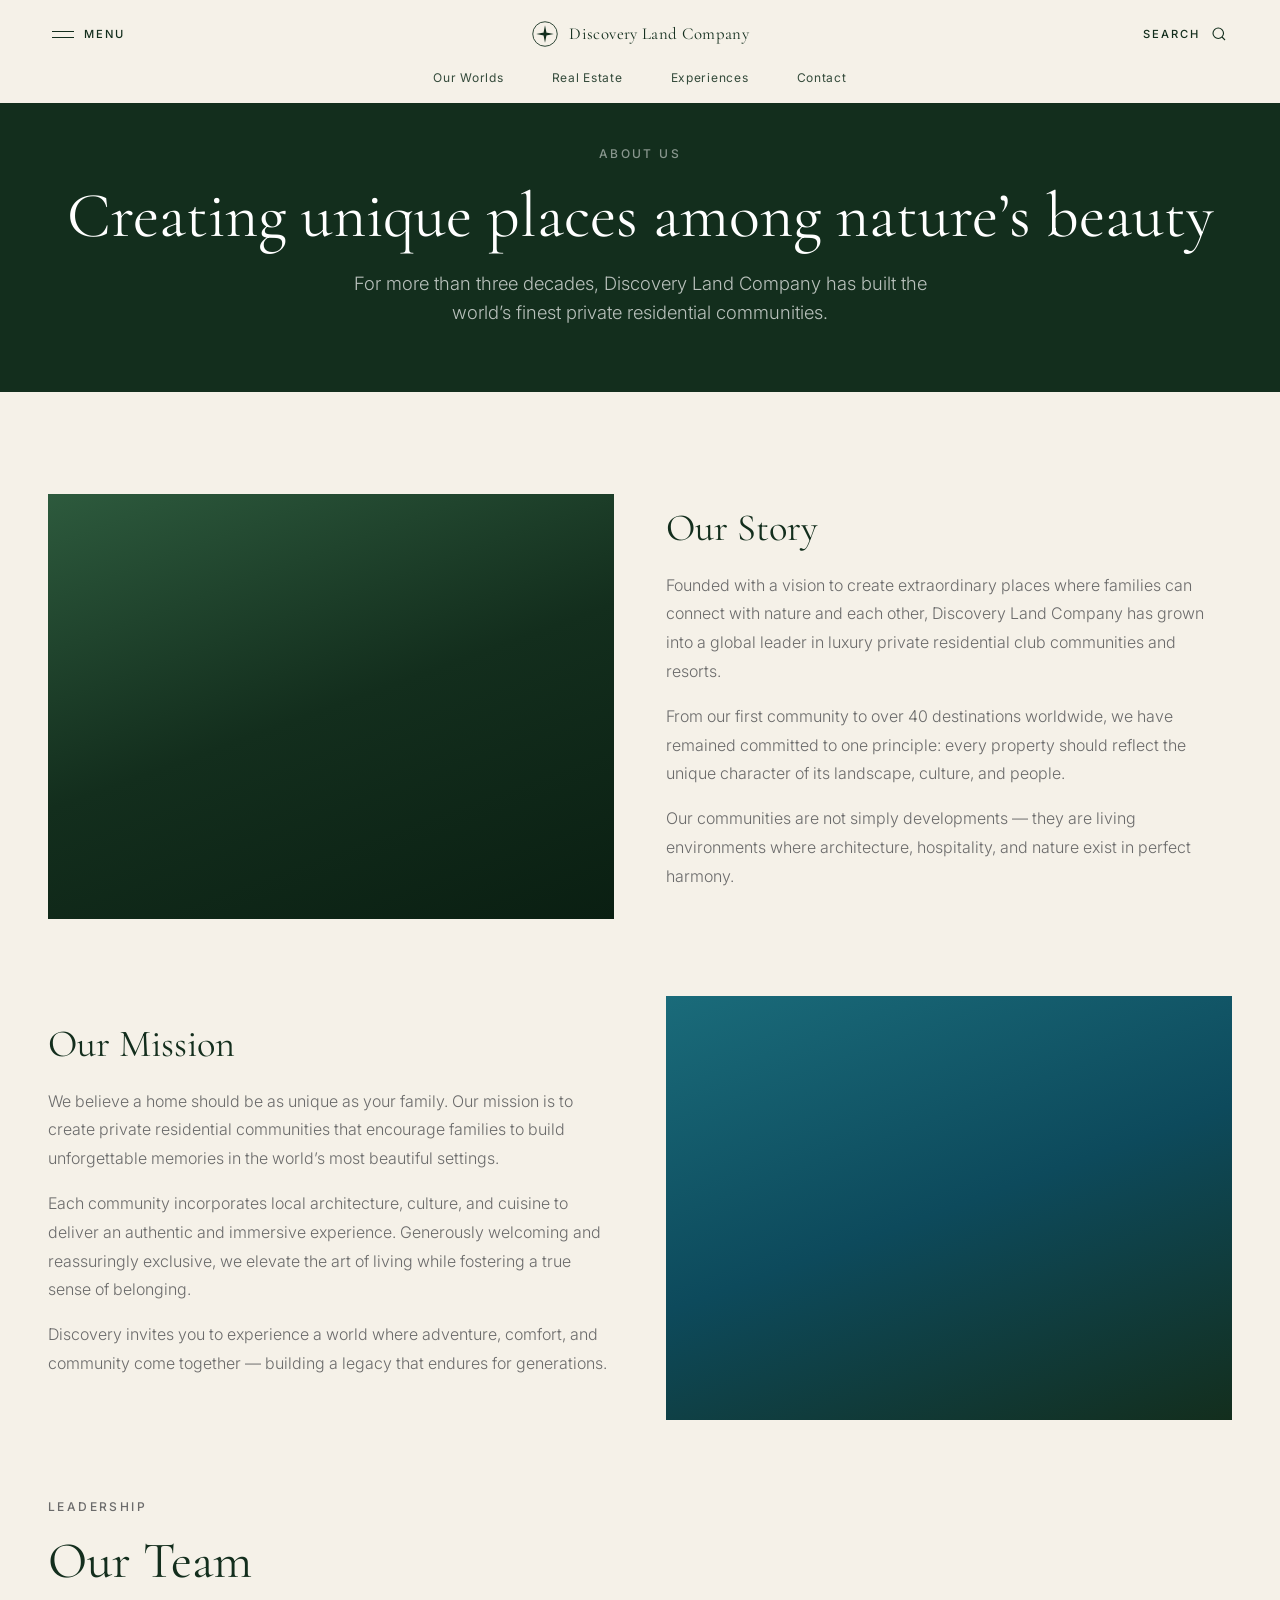
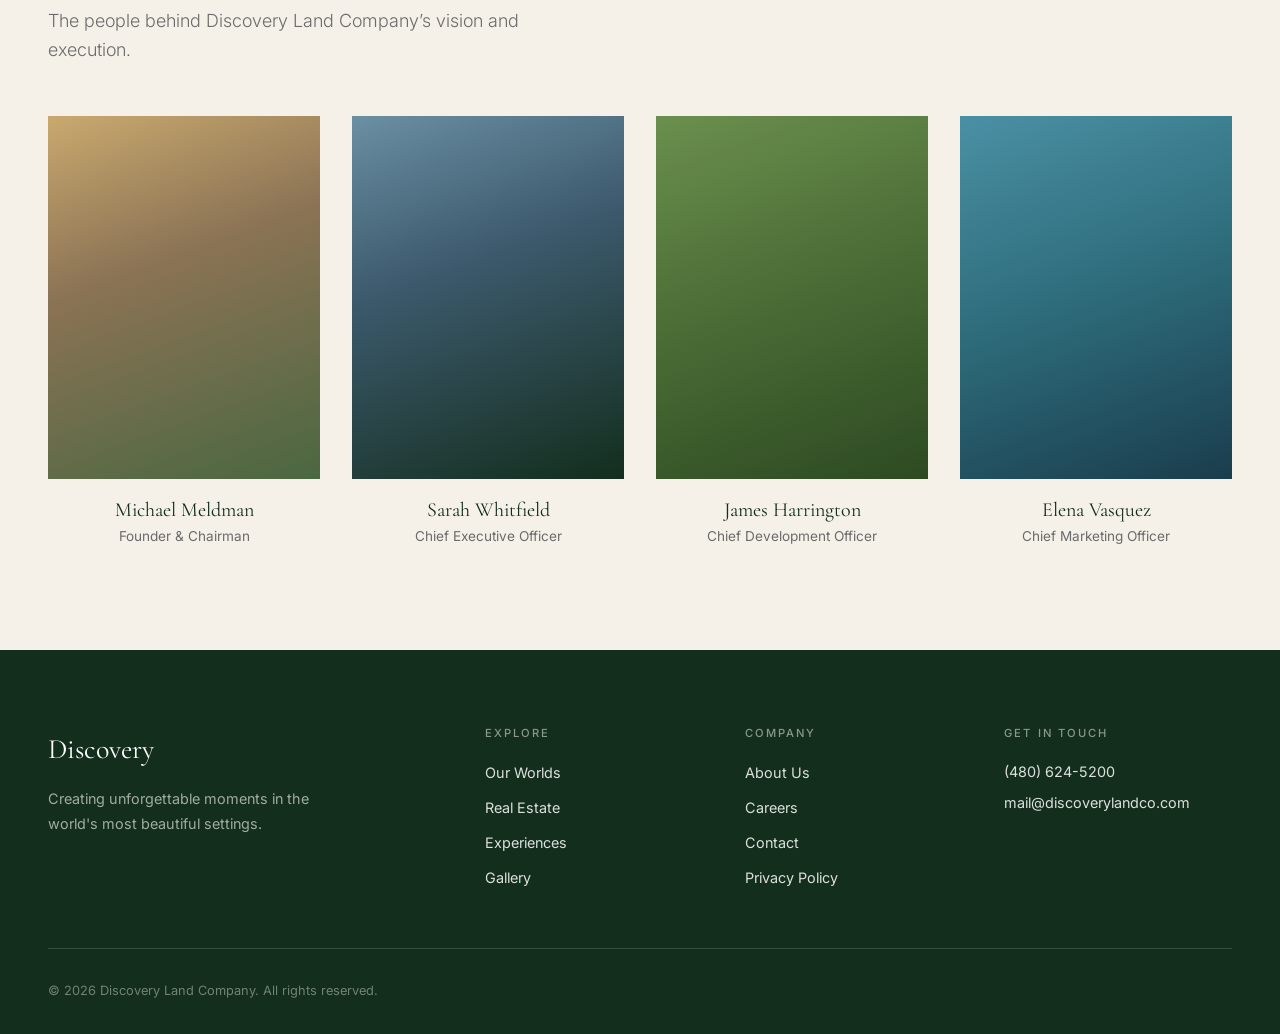
<file: about.html>
<!DOCTYPE html>
<html lang="en">
<head>
  <meta charset="UTF-8">
  <meta name="viewport" content="width=device-width, initial-scale=1.0">
  <title>About Us | Discovery Land Company</title>
  <link rel="stylesheet" href="style.css">
</head>
<body class="page-inner page-about">

  <div id="header"></div>

  <main>
    <section class="page-hero">
      <div class="container">
        <p class="page-hero-label">About Us</p>
        <h1 class="page-hero-title">Creating unique places among nature&rsquo;s beauty</h1>
        <p class="page-hero-subtitle">For more than three decades, Discovery Land Company has built the world&rsquo;s finest private residential communities.</p>
      </div>
    </section>

    <section class="section">
      <div class="container">
        <div class="about-block reveal">
          <div class="about-block-image gradient-forest">
            <!-- IMAGE: Replace with actual image -->
            <img src="https://www.datocms-assets.com/197197/1772977226-hero-about.jpg?auto=format&dpr=0.75&fit=max&h=3000&w=2000" alt="Our Story" class="placeholder-img" onerror="this.remove()">
          </div>
          <div class="about-block-content">
            <h2>Our Story</h2>
            <p>Founded with a vision to create extraordinary places where families can connect with nature and each other, Discovery Land Company has grown into a global leader in luxury private residential club communities and resorts.</p>
            <p>From our first community to over 40 destinations worldwide, we have remained committed to one principle: every property should reflect the unique character of its landscape, culture, and people.</p>
            <p>Our communities are not simply developments — they are living environments where architecture, hospitality, and nature exist in perfect harmony.</p>
          </div>
        </div>

        <div class="about-block reverse reveal">
          <div class="about-block-image gradient-ocean">
            <!-- IMAGE: Replace with actual image -->
            <img src="https://www.datocms-assets.com/197197/1772977594-about-2.jpg?auto=format&fit=max&h=3000&w=2000" alt="Our Mission" class="placeholder-img" onerror="this.remove()">
          </div>
          <div class="about-block-content">
            <h2>Our Mission</h2>
            <p>We believe a home should be as unique as your family. Our mission is to create private residential communities that encourage families to build unforgettable memories in the world&rsquo;s most beautiful settings.</p>
            <p>Each community incorporates local architecture, culture, and cuisine to deliver an authentic and immersive experience. Generously welcoming and reassuringly exclusive, we elevate the art of living while fostering a true sense of belonging.</p>
            <p>Discovery invites you to experience a world where adventure, comfort, and community come together — building a legacy that endures for generations.</p>
          </div>
        </div>

        <div class="section-header reveal">
          <p class="section-label">Leadership</p>
          <h2 class="section-title">Our Team</h2>
          <p class="section-subtitle">The people behind Discovery Land Company&rsquo;s vision and execution.</p>
        </div>

        <div class="team-grid reveal">
          <div class="team-card">
            <div class="team-card-image gradient-desert">
              <!-- IMAGE: Replace with actual image -->
              <img src="https://www.datocms-assets.com/197197/1746697007-msm-headshot-copy.jpeg?auto=format&fit=max&h=3000&w=2000" alt="Michael Meldman" class="placeholder-img" onerror="this.remove()">
            </div>
            <h3 class="team-card-name">Michael Meldman</h3>
            <p class="team-card-role">Founder &amp; Chairman</p>
          </div>
          <div class="team-card">
            <div class="team-card-image gradient-mountain">
              <!-- IMAGE: Replace with actual image -->
              <img src="https://www.datocms-assets.com/197197/1715246237-dlc_80-copy_5ae402c9837860cd6e4f65e304b3a5fa-1_2023-08-21-132028_fxdo.jpg?auto=format&fit=max&h=3000&w=2000" alt="Executive Team" class="placeholder-img" onerror="this.remove()">
            </div>
            <h3 class="team-card-name">Sarah Whitfield</h3>
            <p class="team-card-role">Chief Executive Officer</p>
          </div>
          <div class="team-card">
            <div class="team-card-image gradient-vineyard">
              <!-- IMAGE: Replace with actual image -->
              <img src="https://www.datocms-assets.com/197197/1746697007-msm-headshot-copy.jpeg?auto=format&fit=max&h=3000&w=2000" alt="Executive Team" class="placeholder-img" onerror="this.remove()">
            </div>
            <h3 class="team-card-name">James Harrington</h3>
            <p class="team-card-role">Chief Development Officer</p>
          </div>
          <div class="team-card">
            <div class="team-card-image gradient-lake">
              <!-- IMAGE: Replace with actual image -->
              <img src="https://www.datocms-assets.com/197197/1715327873-brett-white.jpg?auto=format&fit=max&h=3000&w=2000" alt="Executive Team" class="placeholder-img" onerror="this.remove()">
            </div>
            <h3 class="team-card-name">Elena Vasquez</h3>
            <p class="team-card-role">Chief Marketing Officer</p>
          </div>
        </div>
      </div>
    </section>
  </main>

  <div id="footer"></div>
  <script src="components.js"></script>
  <script src="script.js"></script>
</body>
</html>
</file>
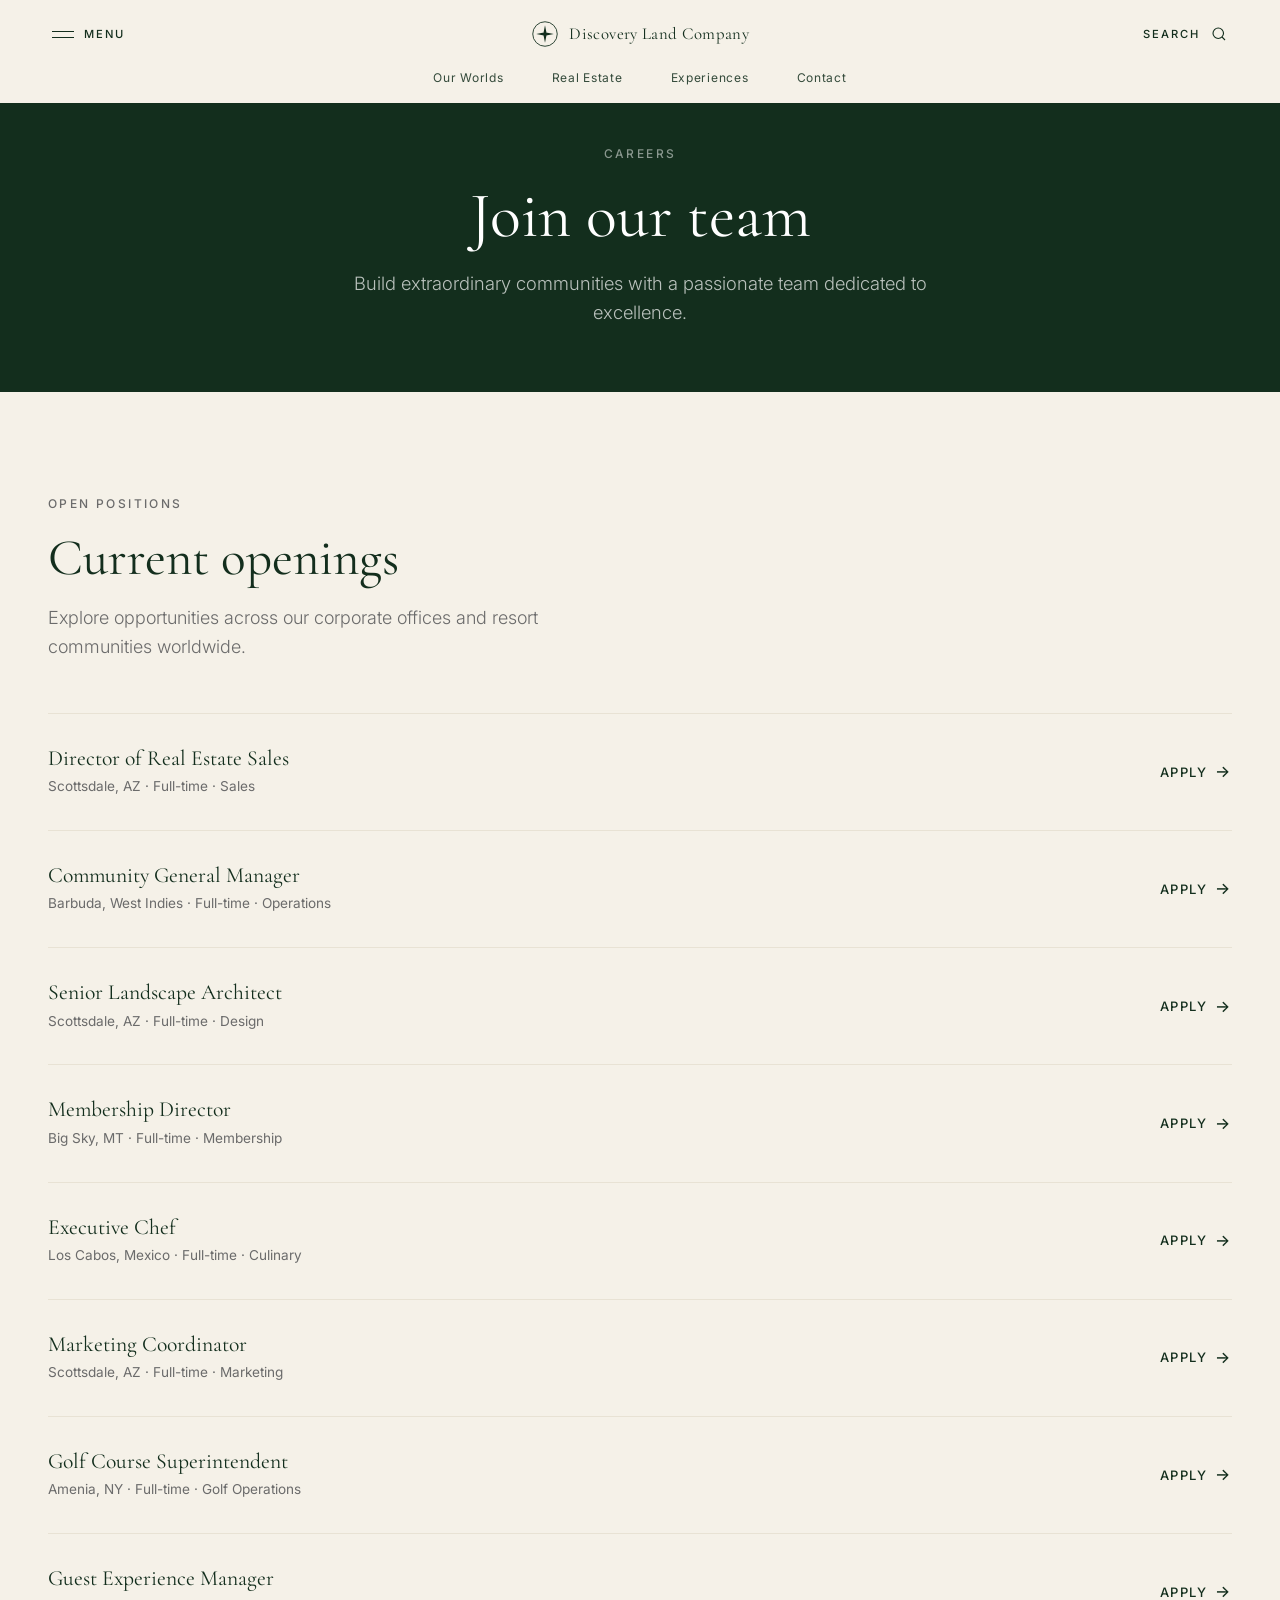
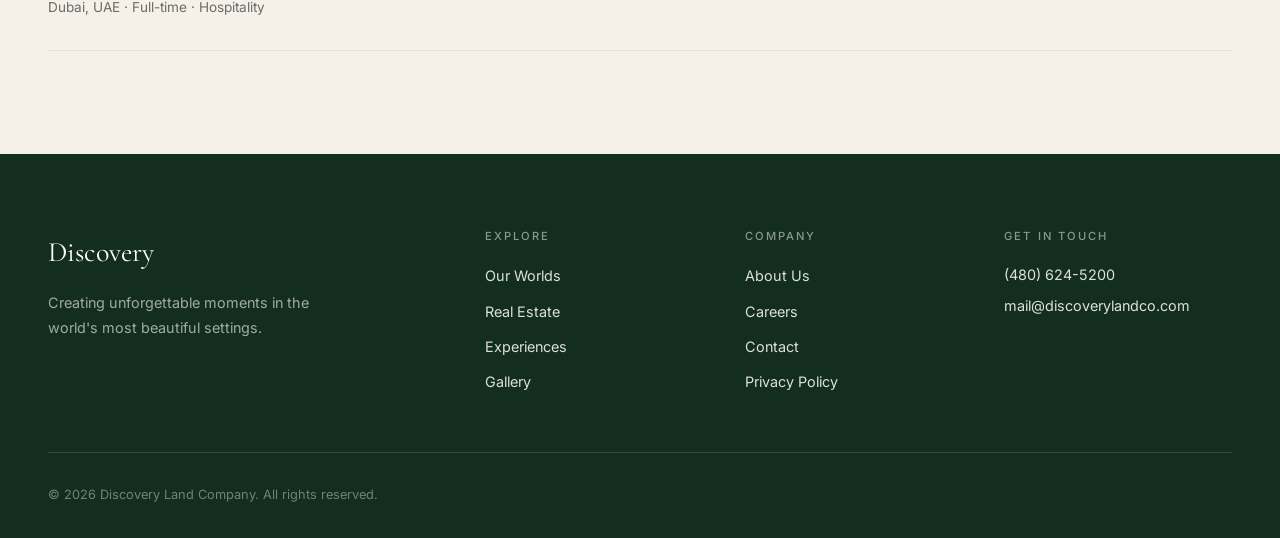
<file: careers.html>
<!DOCTYPE html>
<html lang="en">
<head>
  <meta charset="UTF-8">
  <meta name="viewport" content="width=device-width, initial-scale=1.0">
  <title>Careers | Discovery Land Company</title>
  <link rel="stylesheet" href="style.css">
</head>
<body class="page-inner page-careers">

  <div id="header"></div>

  <main>
    <section class="page-hero">
      <div class="container">
        <p class="page-hero-label">Careers</p>
        <h1 class="page-hero-title">Join our team</h1>
        <p class="page-hero-subtitle">Build extraordinary communities with a passionate team dedicated to excellence.</p>
      </div>
    </section>

    <section class="section">
      <div class="container">
        <div class="section-header reveal">
          <p class="section-label">Open Positions</p>
          <h2 class="section-title">Current openings</h2>
          <p class="section-subtitle">Explore opportunities across our corporate offices and resort communities worldwide.</p>
        </div>

        <div class="careers-list reveal">
          <div class="career-item">
            <div>
              <h3 class="career-title">Director of Real Estate Sales</h3>
              <p class="career-meta"><span>Scottsdale, AZ</span><span>Full-time</span><span>Sales</span></p>
            </div>
            <a href="contact.html" class="link-arrow">Apply</a>
          </div>

          <div class="career-item">
            <div>
              <h3 class="career-title">Community General Manager</h3>
              <p class="career-meta"><span>Barbuda, West Indies</span><span>Full-time</span><span>Operations</span></p>
            </div>
            <a href="contact.html" class="link-arrow">Apply</a>
          </div>

          <div class="career-item">
            <div>
              <h3 class="career-title">Senior Landscape Architect</h3>
              <p class="career-meta"><span>Scottsdale, AZ</span><span>Full-time</span><span>Design</span></p>
            </div>
            <a href="contact.html" class="link-arrow">Apply</a>
          </div>

          <div class="career-item">
            <div>
              <h3 class="career-title">Membership Director</h3>
              <p class="career-meta"><span>Big Sky, MT</span><span>Full-time</span><span>Membership</span></p>
            </div>
            <a href="contact.html" class="link-arrow">Apply</a>
          </div>

          <div class="career-item">
            <div>
              <h3 class="career-title">Executive Chef</h3>
              <p class="career-meta"><span>Los Cabos, Mexico</span><span>Full-time</span><span>Culinary</span></p>
            </div>
            <a href="contact.html" class="link-arrow">Apply</a>
          </div>

          <div class="career-item">
            <div>
              <h3 class="career-title">Marketing Coordinator</h3>
              <p class="career-meta"><span>Scottsdale, AZ</span><span>Full-time</span><span>Marketing</span></p>
            </div>
            <a href="contact.html" class="link-arrow">Apply</a>
          </div>

          <div class="career-item">
            <div>
              <h3 class="career-title">Golf Course Superintendent</h3>
              <p class="career-meta"><span>Amenia, NY</span><span>Full-time</span><span>Golf Operations</span></p>
            </div>
            <a href="contact.html" class="link-arrow">Apply</a>
          </div>

          <div class="career-item">
            <div>
              <h3 class="career-title">Guest Experience Manager</h3>
              <p class="career-meta"><span>Dubai, UAE</span><span>Full-time</span><span>Hospitality</span></p>
            </div>
            <a href="contact.html" class="link-arrow">Apply</a>
          </div>
        </div>
      </div>
    </section>
  </main>

  <div id="footer"></div>
  <script src="components.js"></script>
  <script src="script.js"></script>
</body>
</html>
</file>
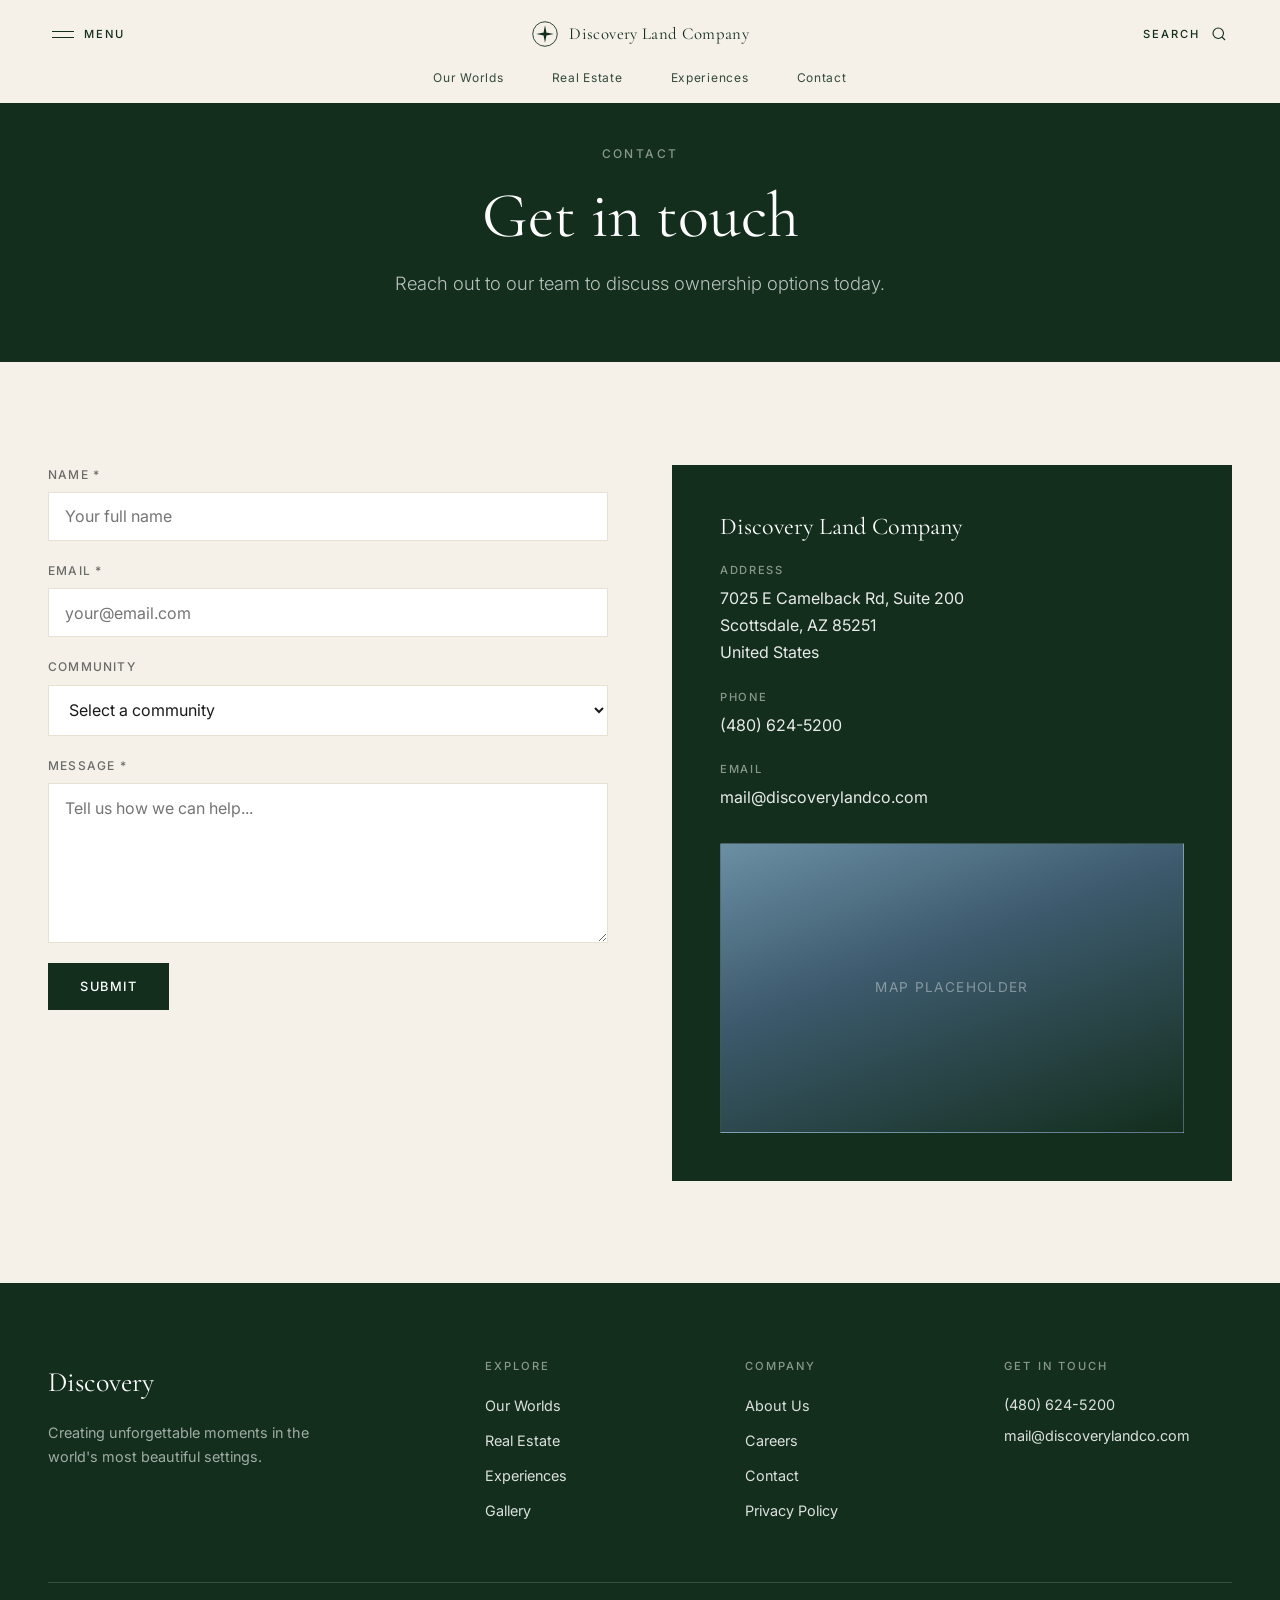
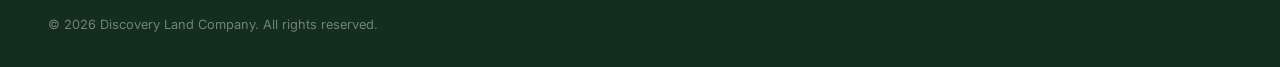
<file: contact.html>
<!DOCTYPE html>
<html lang="en">
<head>
  <meta charset="UTF-8">
  <meta name="viewport" content="width=device-width, initial-scale=1.0">
  <title>Contact | Discovery Land Company</title>
  <link rel="stylesheet" href="style.css">
</head>
<body class="page-inner page-contact">

  <div id="header"></div>

  <main>
    <section class="page-hero">
      <div class="container">
        <p class="page-hero-label">Contact</p>
        <h1 class="page-hero-title">Get in touch</h1>
        <p class="page-hero-subtitle">Reach out to our team to discuss ownership options today.</p>
      </div>
    </section>

    <section class="section">
      <div class="container">
        <div class="contact-layout reveal">
          <form class="contact-form" id="contact-form">
            <div class="form-group">
              <label for="name">Name *</label>
              <input type="text" id="name" name="name" required placeholder="Your full name">
            </div>
            <div class="form-group">
              <label for="email">Email *</label>
              <input type="email" id="email" name="email" required placeholder="your@email.com">
            </div>
            <div class="form-group">
              <label for="community">Community</label>
              <select id="community" name="community">
                <option value="">Select a community</option>
                <option>Barbuda Ocean Club</option>
                <option>Yellowstone Club</option>
                <option>Gozzer Ranch</option>
                <option>Driftwood Golf &amp; Ranch Club</option>
                <option>Discovery Dunes</option>
                <option>CostaTerra</option>
                <option>Silo Ridge</option>
                <option>Summit Club</option>
              </select>
            </div>
            <div class="form-group">
              <label for="message">Message *</label>
              <textarea id="message" name="message" required placeholder="Tell us how we can help..."></textarea>
            </div>
            <button type="submit" class="btn-primary">Submit</button>
          </form>

          <div class="contact-info-block">
            <h3>Discovery Land Company</h3>
            <div class="contact-info-item">
              <h4>Address</h4>
              <p>7025 E Camelback Rd, Suite 200<br>Scottsdale, AZ 85251<br>United States</p>
            </div>
            <div class="contact-info-item">
              <h4>Phone</h4>
              <a href="tel:+14806245200">(480) 624-5200</a>
            </div>
            <div class="contact-info-item">
              <h4>Email</h4>
              <a href="mailto:mail@discoverylandco.com">mail@discoverylandco.com</a>
            </div>
            <div class="contact-map gradient-mountain">
              <!-- IMAGE: Replace with actual map or image -->
              <img src="https://www.datocms-assets.com/197197/1774942919-hero-contact.jpg?auto=format&fit=max&h=3000&w=2000" alt="Map placeholder" class="placeholder-img" onerror="this.remove()" style="position:absolute;inset:0;width:100%;height:100%;object-fit:cover;opacity:0.3">
              <span>Map Placeholder</span>
            </div>
          </div>
        </div>
      </div>
    </section>
  </main>

  <div id="footer"></div>
  <script src="components.js"></script>
  <script src="script.js"></script>
</body>
</html>
</file>
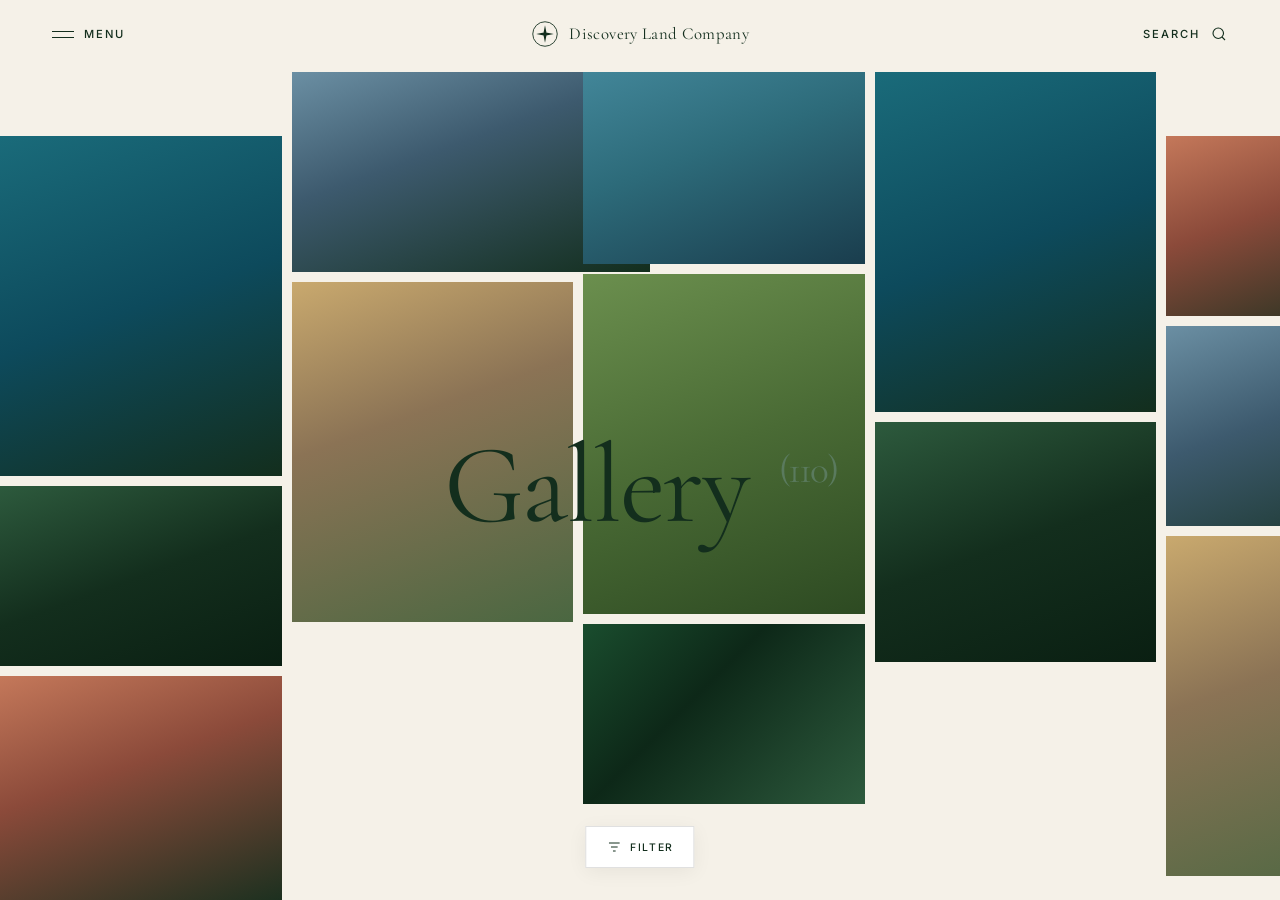
<file: gallery.html>
<!DOCTYPE html>
<html lang="en">
<head>
  <meta charset="UTF-8">
  <meta name="viewport" content="width=device-width, initial-scale=1.0">
  <title>Gallery | Discovery Land Company</title>
  <link rel="stylesheet" href="style.css">
</head>
<body class="page-inner page-gallery">

  <div id="header"></div>

  <main class="gallery-main">
    <section class="gallery-stage">
      <div class="gallery-title-overlay" aria-hidden="true">
        <h1 class="gallery-title">Gallery <span class="gallery-count">(110)</span></h1>
      </div>

      <div class="gallery-loop-viewport" id="gallery-viewport">
        <div class="gallery-loop-track" id="gallery-loop-track">
          <!-- Column set 1 -->
          <div class="gallery-column offset-down">
            <div class="gallery-loop-item tall gradient-ocean"><!-- IMAGE: Replace with actual image --><img src="https://www.datocms-assets.com/197197/1776181350-outdoor_media-carousel-01.jpg?auto=format&fit=max&h=900&w=900" alt="" class="placeholder-img" onerror="this.remove()"></div>
            <div class="gallery-loop-item short gradient-forest"><!-- IMAGE: Replace with actual image --><img src="https://www.datocms-assets.com/197197/1775650731-outdoor-pursuits-at-silo-ridge-9_41d112bd920265906afe9ffb530de2f4.jpg?auto=format&fit=max&h=900&w=900" alt="" class="placeholder-img" onerror="this.remove()"></div>
            <div class="gallery-loop-item medium gradient-sunset"><!-- IMAGE: Replace with actual image --><img src="https://www.datocms-assets.com/197197/1776091267-kite_board_009.jpg?auto=format&fit=max&h=900&w=900" alt="" class="placeholder-img" onerror="this.remove()"></div>
          </div>
          <div class="gallery-column">
            <div class="gallery-loop-item wide-short gradient-mountain"><!-- IMAGE: Replace with actual image --><img src="https://www.datocms-assets.com/197197/1776258826-gozzer_andy-carlson_outdoor-pursuits_august-2019_dsc03293-copy.jpg?auto=format&fit=max&h=900&w=900" alt="" class="placeholder-img" onerror="this.remove()"></div>
            <div class="gallery-loop-item tall gradient-desert"><!-- IMAGE: Replace with actual image --><img src="https://www.datocms-assets.com/197197/1776093813-waverunners2985.jpg?auto=format&fit=max&h=900&w=900" alt="" class="placeholder-img" onerror="this.remove()"></div>
          </div>
          <div class="gallery-column offset-up">
            <div class="gallery-loop-item medium gradient-lake"><!-- IMAGE: Replace with actual image --><img src="https://www.datocms-assets.com/197197/1720819867-ring_outdoor_031.jpg?auto=format&fit=max&h=900&w=900" alt="" class="placeholder-img" onerror="this.remove()"></div>
            <div class="gallery-loop-item tall gradient-vineyard"><!-- IMAGE: Replace with actual image --><img src="https://www.datocms-assets.com/197197/1776255907-850a2204.jpg?auto=format&fit=max&h=900&w=900" alt="" class="placeholder-img" onerror="this.remove()"></div>
            <div class="gallery-loop-item short gradient-hero"><!-- IMAGE: Replace with actual image --><img src="https://www.datocms-assets.com/197197/1776155407-dji_0098.jpg?auto=format&fit=max&h=900&w=900" alt="" class="placeholder-img" onerror="this.remove()"></div>
          </div>
          <div class="gallery-column">
            <div class="gallery-loop-item tall gradient-ocean"><!-- IMAGE: Replace with actual image --><img src="https://www.datocms-assets.com/197197/1776157045-op-image.jpg?auto=format&fit=max&h=900&w=900" alt="" class="placeholder-img" onerror="this.remove()"></div>
            <div class="gallery-loop-item medium gradient-forest"><!-- IMAGE: Replace with actual image --><img src="https://www.datocms-assets.com/197197/1714130391-outdoor-adventures-in-the-caribbean.jpg?auto=format&fit=max&h=900&w=900" alt="" class="placeholder-img" onerror="this.remove()"></div>
          </div>
          <div class="gallery-column offset-down">
            <div class="gallery-loop-item short gradient-sunset"><!-- IMAGE: Replace with actual image --><img src="https://www.datocms-assets.com/197197/1776164017-dune-deck_edits_r2-17.jpg?auto=format&fit=max&h=900&w=900" alt="" class="placeholder-img" onerror="this.remove()"></div>
            <div class="gallery-loop-item wide-short gradient-mountain"><!-- IMAGE: Replace with actual image --><img src="https://www.datocms-assets.com/197197/1776161964-matt4407.jpg?auto=format&fit=max&h=900&w=900" alt="" class="placeholder-img" onerror="this.remove()"></div>
            <div class="gallery-loop-item tall gradient-desert"><!-- IMAGE: Replace with actual image --><img src="https://www.datocms-assets.com/197197/1776169942-homewood_andy-carlson_family_february_2022_dji_056400008.jpg?auto=format&fit=max&h=900&w=900" alt="" class="placeholder-img" onerror="this.remove()"></div>
          </div>
          <div class="gallery-column offset-up">
            <div class="gallery-loop-item tall gradient-lake"><!-- IMAGE: Replace with actual image --><img src="https://www.datocms-assets.com/197197/1776172788-yellowstone-1.jpg?auto=format&fit=max&h=900&w=900" alt="" class="placeholder-img" onerror="this.remove()"></div>
            <div class="gallery-loop-item short gradient-vineyard"><!-- IMAGE: Replace with actual image --><img src="https://www.datocms-assets.com/197197/1776244224-basketball_181.jpg?auto=format&fit=max&h=900&w=900" alt="" class="placeholder-img" onerror="this.remove()"></div>
          </div>
        </div>
      </div>

      <button class="gallery-filter-btn" type="button" id="gallery-filter-btn" aria-label="Filter gallery">
        <svg viewBox="0 0 24 24" fill="none" stroke="currentColor" stroke-width="1.5"><path d="M4 6h16M7 12h10M10 18h4"/></svg>
        Filter
      </button>
    </section>
  </main>

  <div id="footer"></div>
  <script src="components.js"></script>
  <script src="script.js"></script>
</body>
</html>
</file>
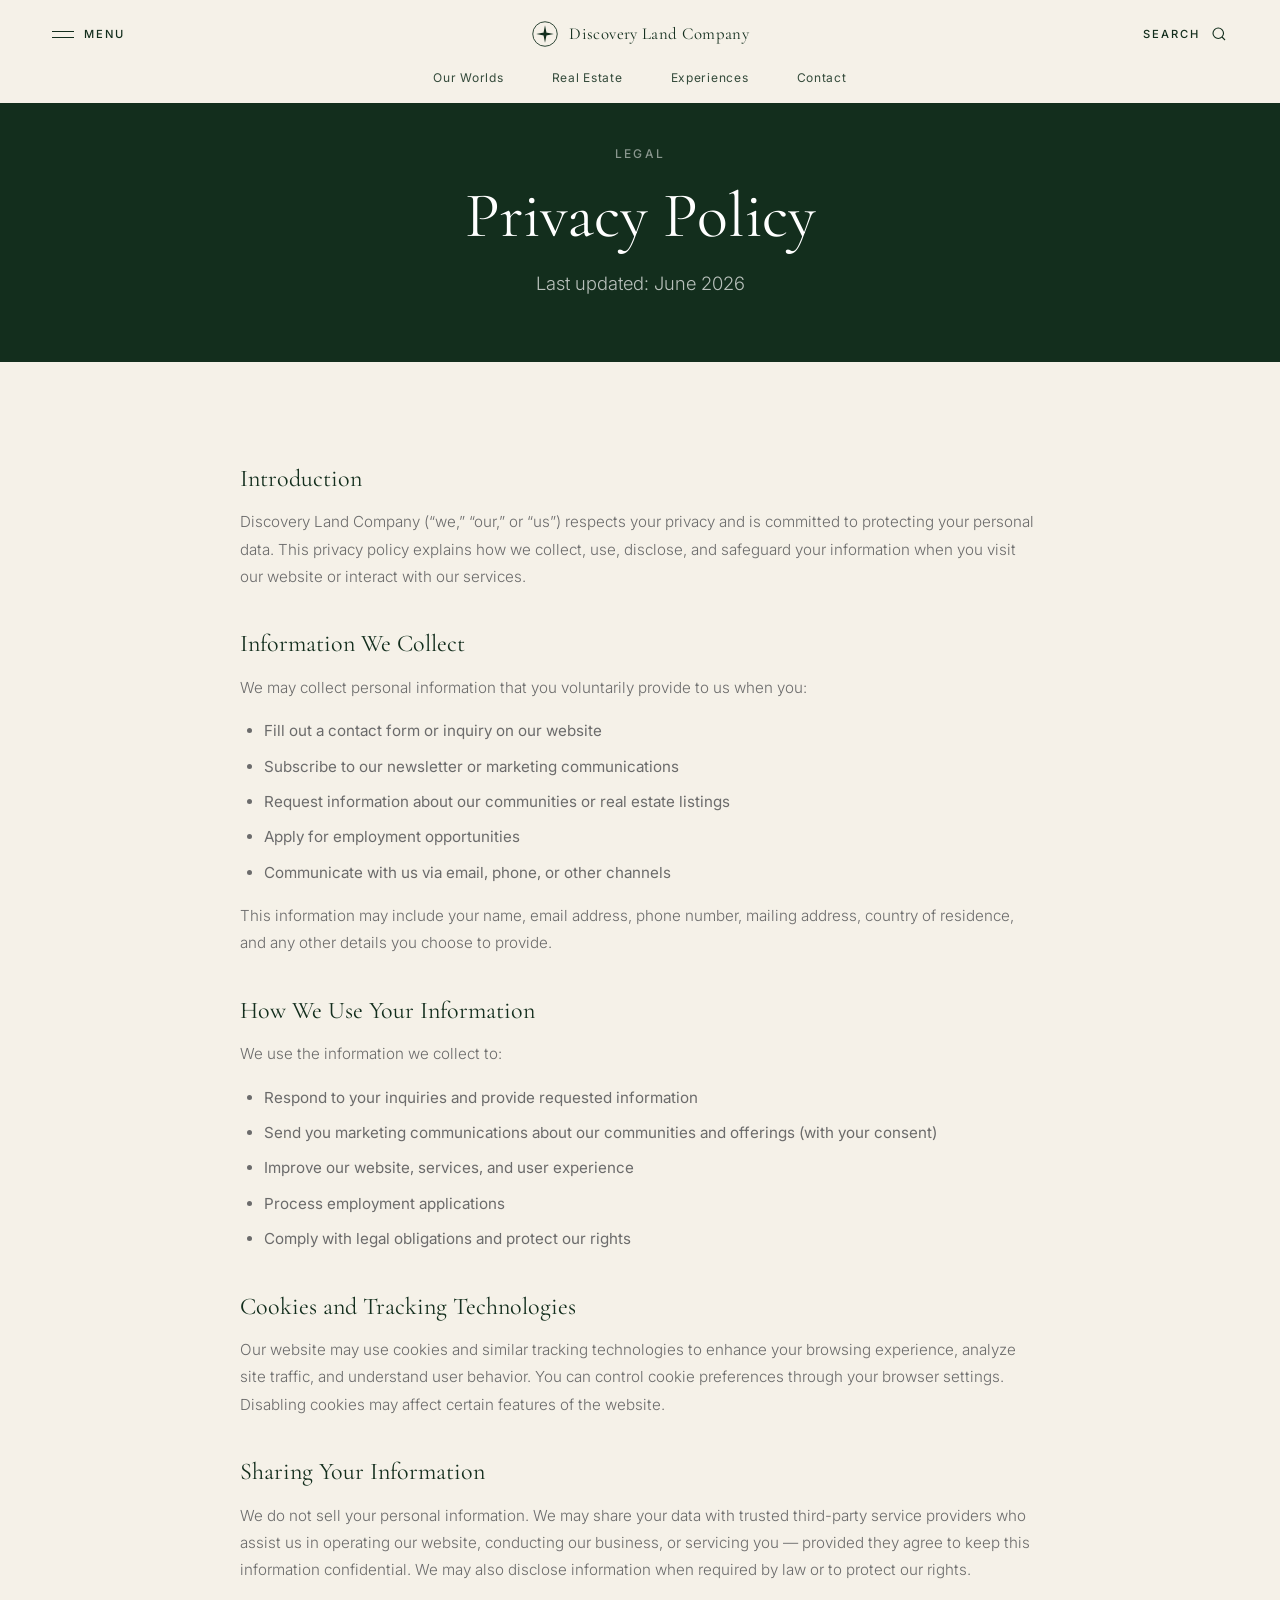
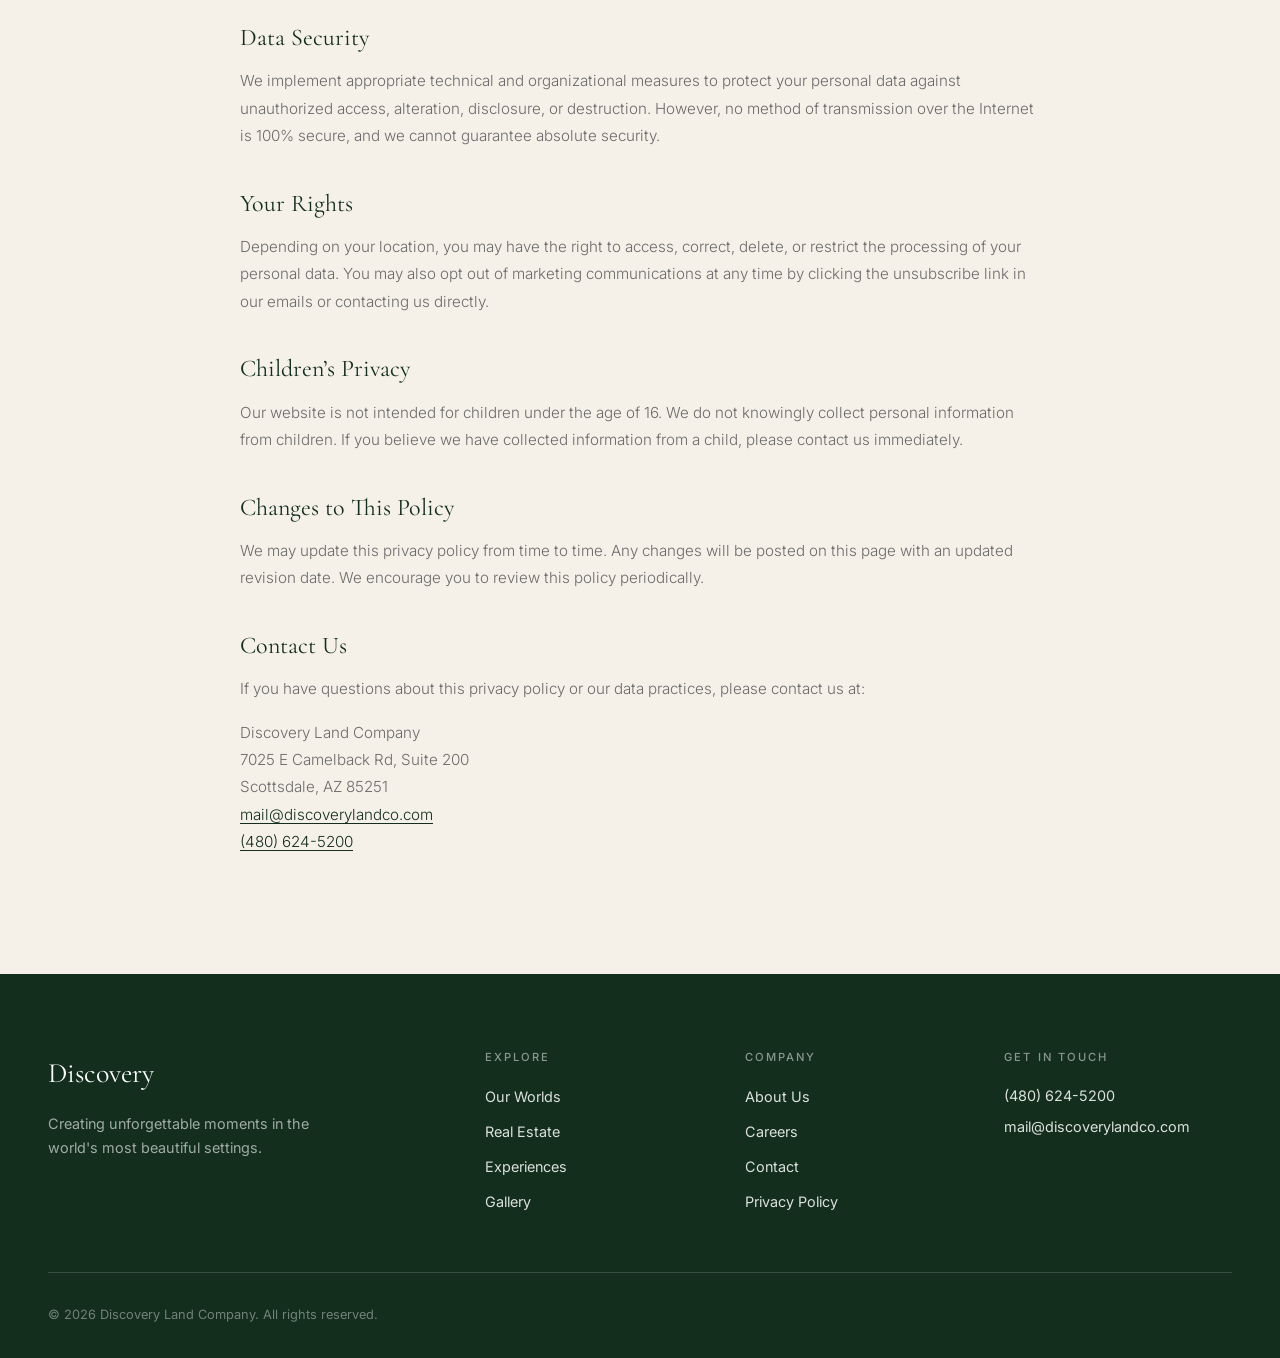
<file: privacy-policy.html>
<!DOCTYPE html>
<html lang="en">
<head>
  <meta charset="UTF-8">
  <meta name="viewport" content="width=device-width, initial-scale=1.0">
  <title>Privacy Policy | Discovery Land Company</title>
  <link rel="stylesheet" href="style.css">
</head>
<body class="page-inner page-privacy">

  <div id="header"></div>

  <main>
    <section class="page-hero">
      <div class="container">
        <p class="page-hero-label">Legal</p>
        <h1 class="page-hero-title">Privacy Policy</h1>
        <p class="page-hero-subtitle">Last updated: June 2026</p>
      </div>
    </section>

    <section class="section">
      <div class="container">
        <div class="legal-content reveal">
          <h2>Introduction</h2>
          <p>Discovery Land Company (&ldquo;we,&rdquo; &ldquo;our,&rdquo; or &ldquo;us&rdquo;) respects your privacy and is committed to protecting your personal data. This privacy policy explains how we collect, use, disclose, and safeguard your information when you visit our website or interact with our services.</p>

          <h2>Information We Collect</h2>
          <p>We may collect personal information that you voluntarily provide to us when you:</p>
          <ul>
            <li>Fill out a contact form or inquiry on our website</li>
            <li>Subscribe to our newsletter or marketing communications</li>
            <li>Request information about our communities or real estate listings</li>
            <li>Apply for employment opportunities</li>
            <li>Communicate with us via email, phone, or other channels</li>
          </ul>
          <p>This information may include your name, email address, phone number, mailing address, country of residence, and any other details you choose to provide.</p>

          <h2>How We Use Your Information</h2>
          <p>We use the information we collect to:</p>
          <ul>
            <li>Respond to your inquiries and provide requested information</li>
            <li>Send you marketing communications about our communities and offerings (with your consent)</li>
            <li>Improve our website, services, and user experience</li>
            <li>Process employment applications</li>
            <li>Comply with legal obligations and protect our rights</li>
          </ul>

          <h2>Cookies and Tracking Technologies</h2>
          <p>Our website may use cookies and similar tracking technologies to enhance your browsing experience, analyze site traffic, and understand user behavior. You can control cookie preferences through your browser settings. Disabling cookies may affect certain features of the website.</p>

          <h2>Sharing Your Information</h2>
          <p>We do not sell your personal information. We may share your data with trusted third-party service providers who assist us in operating our website, conducting our business, or servicing you — provided they agree to keep this information confidential. We may also disclose information when required by law or to protect our rights.</p>

          <h2>Data Security</h2>
          <p>We implement appropriate technical and organizational measures to protect your personal data against unauthorized access, alteration, disclosure, or destruction. However, no method of transmission over the Internet is 100% secure, and we cannot guarantee absolute security.</p>

          <h2>Your Rights</h2>
          <p>Depending on your location, you may have the right to access, correct, delete, or restrict the processing of your personal data. You may also opt out of marketing communications at any time by clicking the unsubscribe link in our emails or contacting us directly.</p>

          <h2>Children&rsquo;s Privacy</h2>
          <p>Our website is not intended for children under the age of 16. We do not knowingly collect personal information from children. If you believe we have collected information from a child, please contact us immediately.</p>

          <h2>Changes to This Policy</h2>
          <p>We may update this privacy policy from time to time. Any changes will be posted on this page with an updated revision date. We encourage you to review this policy periodically.</p>

          <h2>Contact Us</h2>
          <p>If you have questions about this privacy policy or our data practices, please contact us at:</p>
          <p>Discovery Land Company<br>7025 E Camelback Rd, Suite 200<br>Scottsdale, AZ 85251<br><a href="mailto:mail@discoverylandco.com">mail@discoverylandco.com</a><br><a href="tel:+14806245200">(480) 624-5200</a></p>
        </div>
      </div>
    </section>
  </main>

  <div id="footer"></div>
  <script src="components.js"></script>
  <script src="script.js"></script>
</body>
</html>
</file>
<file: style.css>
/* ═══════════════════════════════════════════════════════════
   Discovery Land Company — Design Tokens & Global Styles
   ═══════════════════════════════════════════════════════════ */

@import url('https://fonts.googleapis.com/css2?family=Cormorant+Garamond:ital,wght@0,400;0,500;0,600;1,400&family=Inter:wght@300;400;500;600&display=swap');

:root {
  --color-primary: #132E1D;
  --color-white: #FFFFFF;
  --color-black: #000000;
  --color-beige: #F5F1E8;
  --color-beige-dark: #E8E2D4;
  --color-text: #1a1a1a;
  --color-text-muted: #6b6b6b;
  --font-heading: "Louize Trial", "Cormorant Garamond", Georgia, serif;
  --font-body: 'Inter', -apple-system, BlinkMacSystemFont, sans-serif;
  --header-height: 80px;
  --transition: 0.4s cubic-bezier(0.25, 0.46, 0.45, 0.94);
  --section-padding: clamp(4rem, 8vw, 7rem);
  --container-max: 1400px;
  --container-padding: clamp(1.25rem, 4vw, 3rem);
}

/* ─── Reset ─── */

*,
*::before,
*::after {
  box-sizing: border-box;
  margin: 0;
  padding: 0;
}

html {
  scroll-behavior: smooth;
  -webkit-font-smoothing: antialiased;
}

body {
  font-family: var(--font-body);
  font-size: 16px;
  font-weight: 400;
  line-height: 1.6;
  color: var(--color-text);
  background: var(--color-beige);
  overflow-x: hidden;
}

body.menu-open {
  overflow: hidden;
}

img {
  max-width: 100%;
  height: auto;
  display: block;
}

a {
  color: inherit;
  text-decoration: none;
}

button {
  font-family: inherit;
  cursor: pointer;
  border: none;
  background: none;
}

ul {
  list-style: none;
}

h1, h2, h3, h4, h5, h6 {
  font-family: var(--font-heading);
  font-weight: 400;
  line-height: 1.15;
}

/* ─── Layout Utilities ─── */

.container {
  width: 100%;
  max-width: var(--container-max);
  margin: 0 auto;
  padding: 0 var(--container-padding);
}

.section {
  padding: var(--section-padding) 0;
}

.section-label {
  font-family: var(--font-body);
  font-size: 0.75rem;
  font-weight: 500;
  letter-spacing: 0.2em;
  text-transform: uppercase;
  color: var(--color-text-muted);
  margin-bottom: 1rem;
}

.section-title {
  font-size: clamp(2rem, 4vw, 3.25rem);
  color: var(--color-primary);
  margin-bottom: 1rem;
}

.section-subtitle {
  font-size: clamp(1rem, 1.5vw, 1.125rem);
  color: var(--color-text-muted);
  max-width: 540px;
  font-weight: 300;
}

.section-header {
  margin-bottom: clamp(2rem, 4vw, 3.5rem);
}

.section-header-row {
  display: flex;
  align-items: flex-end;
  justify-content: space-between;
  gap: 2rem;
  flex-wrap: wrap;
}

.link-arrow {
  display: inline-flex;
  align-items: center;
  gap: 0.5rem;
  font-size: 0.8125rem;
  font-weight: 500;
  letter-spacing: 0.12em;
  text-transform: uppercase;
  color: var(--color-primary);
  transition: gap var(--transition);
  white-space: nowrap;
}

.link-arrow:hover {
  gap: 0.85rem;
}

.link-arrow::after {
  content: '→';
  font-size: 1rem;
}

/* ─── Placeholder Gradients ─── */

.placeholder-img {
  width: 100%;
  height: 100%;
  object-fit: cover;
}

.gradient-hero {
  background: linear-gradient(135deg, #1a4d2e 0%, #0d2818 40%, #2d5a3d 100%);
}

.gradient-forest {
  background: linear-gradient(160deg, #2d5a3d 0%, #132E1D 50%, #0a1f12 100%);
}

.gradient-ocean {
  background: linear-gradient(160deg, #1a6b7a 0%, #0d4a5c 50%, #132E1D 100%);
}

.gradient-sunset {
  background: linear-gradient(160deg, #c4785a 0%, #8b4a3a 40%, #132E1D 100%);
}

.gradient-desert {
  background: linear-gradient(160deg, #c9a96e 0%, #8b7355 40%, #4a6741 100%);
}

.gradient-mountain {
  background: linear-gradient(160deg, #6b8fa3 0%, #3d5a6e 40%, #132E1D 100%);
}

.gradient-lake {
  background: linear-gradient(160deg, #4a90a4 0%, #2d6b7a 50%, #1a3d4d 100%);
}

.gradient-vineyard {
  background: linear-gradient(160deg, #6b8f4e 0%, #4a6b35 50%, #2d4a22 100%);
}

/* ═══════════════════════════════════════════════════════════
   Header
   ═══════════════════════════════════════════════════════════ */

.site-header {
  position: fixed;
  top: 0;
  left: 0;
  right: 0;
  z-index: 1000;
  transition: background var(--transition);
}

.header-top {
  display: grid;
  grid-template-columns: 1fr auto 1fr;
  align-items: center;
  padding: 1.25rem var(--container-padding);
  max-width: var(--container-max);
  margin: 0 auto;
}

.menu-toggle,
.search-toggle {
  display: flex;
  align-items: center;
  gap: 0.65rem;
  color: inherit;
  z-index: 1001;
  padding: 0.25rem;
  font-size: 0.7rem;
  font-weight: 500;
  letter-spacing: 0.18em;
  text-transform: uppercase;
}

.search-toggle {
  justify-self: end;
}

.menu-toggle-icon {
  display: flex;
  flex-direction: column;
  gap: 5px;
  width: 22px;
}

.menu-toggle-icon span {
  display: block;
  height: 1px;
  background: currentColor;
}

.search-icon {
  width: 18px;
  height: 18px;
}

.logo {
  display: flex;
  align-items: center;
  gap: 0.65rem;
  color: inherit;
  justify-self: center;
  text-align: center;
}

.logo-compass {
  width: 28px;
  height: 28px;
  flex-shrink: 0;
}

.logo-text {
  font-family: var(--font-heading);
  font-size: clamp(0.85rem, 1.5vw, 1.05rem);
  letter-spacing: 0.02em;
  line-height: 1.2;
}

.header-subnav {
  display: flex;
  justify-content: center;
  gap: clamp(1.5rem, 4vw, 3rem);
  padding: 0 1rem 1rem;
  font-size: 0.75rem;
  letter-spacing: 0.06em;
}

.header-subnav a {
  color: inherit;
  opacity: 0.85;
  transition: opacity var(--transition);
}

.header-subnav a:hover {
  opacity: 1;
}

/* Header themes */
.page-home .site-header,
.page-home .site-header .header-top,
.page-home .site-header .header-subnav {
  color: var(--color-white);
}

.page-home .site-header.is-light {
  background: var(--color-beige);
  color: var(--color-primary);
}

.page-inner .site-header,
.page-inner .site-header .header-top,
.page-inner .site-header .header-subnav {
  background: var(--color-beige);
  color: var(--color-primary);
}

.page-gallery .site-header .header-top {
  background: var(--color-beige);
}

/* ─── Mega Menu Overlay ─── */

.nav-overlay {
  position: fixed;
  inset: 0;
  top: var(--header-height, 80px);
  background: var(--color-beige);
  z-index: 998;
  opacity: 0;
  visibility: hidden;
  transition: opacity var(--transition), visibility var(--transition);
  overflow-y: auto;
}

.nav-overlay.is-open {
  opacity: 1;
  visibility: visible;
}

.nav-overlay-grid {
  display: grid;
  grid-template-columns: 1.2fr 1fr 1fr 1fr;
  gap: clamp(2rem, 4vw, 4rem);
  max-width: var(--container-max);
  margin: 0 auto;
  padding: clamp(2rem, 5vw, 4rem) var(--container-padding);
  min-height: calc(100vh - var(--header-height, 80px));
}

.nav-overlay-logo {
  display: flex;
  align-items: flex-start;
  gap: 0.75rem;
  color: var(--color-primary);
  margin-bottom: 3rem;
}

.nav-overlay-logo span {
  font-family: var(--font-heading);
  font-size: 1.35rem;
  line-height: 1.2;
}

.nav-overlay-logo small {
  font-family: var(--font-body);
  font-size: 0.55rem;
  letter-spacing: 0.25em;
}

.nav-col-label {
  font-size: 0.65rem;
  font-weight: 500;
  letter-spacing: 0.2em;
  text-transform: uppercase;
  color: var(--color-text-muted);
  margin-bottom: 1.5rem;
}

.nav-feature-link {
  display: block;
  font-family: var(--font-heading);
  font-size: clamp(1.25rem, 2vw, 1.6rem);
  color: var(--color-primary);
  padding: 1rem 0;
  border-top: 1px solid var(--color-beige-dark);
  transition: opacity var(--transition);
}

.nav-feature-link span {
  float: right;
  font-family: var(--font-body);
}

.nav-feature-link:hover {
  opacity: 0.65;
}

.nav-col-links li {
  margin-bottom: 0.85rem;
}

.nav-col-links a {
  font-size: 0.95rem;
  color: var(--color-primary);
  transition: opacity var(--transition);
}

.nav-col-links a:hover {
  opacity: 0.65;
}

.nav-mission-text {
  font-family: var(--font-heading);
  font-size: 1.1rem;
  line-height: 1.6;
  color: var(--color-primary);
  max-width: 280px;
}

.nav-close {
  position: fixed;
  top: 1.25rem;
  right: var(--container-padding);
  font-size: 0.7rem;
  letter-spacing: 0.15em;
  text-transform: uppercase;
  color: var(--color-primary);
  z-index: 1001;
}

/* ═══════════════════════════════════════════════════════════
   Footer
   ═══════════════════════════════════════════════════════════ */

.site-footer {
  background: var(--color-primary);
  color: var(--color-white);
  padding: clamp(3rem, 6vw, 5rem) 0 2rem;
}

.footer-inner {
  max-width: var(--container-max);
  margin: 0 auto;
  padding: 0 var(--container-padding);
}

.footer-top {
  display: grid;
  grid-template-columns: 1fr 2fr;
  gap: clamp(2rem, 5vw, 4rem);
  padding-bottom: clamp(2rem, 4vw, 3rem);
  border-bottom: 1px solid rgba(255, 255, 255, 0.15);
}

.footer-logo {
  font-family: var(--font-heading);
  font-size: 1.75rem;
  color: var(--color-white);
  display: inline-block;
  margin-bottom: 1rem;
}

.footer-tagline {
  font-size: 0.9rem;
  color: rgba(255, 255, 255, 0.6);
  max-width: 280px;
  line-height: 1.7;
}

.footer-columns {
  display: grid;
  grid-template-columns: repeat(3, 1fr);
  gap: 2rem;
}

.footer-col-title {
  font-family: var(--font-body);
  font-size: 0.7rem;
  font-weight: 500;
  letter-spacing: 0.18em;
  text-transform: uppercase;
  color: rgba(255, 255, 255, 0.5);
  margin-bottom: 1.25rem;
}

.footer-links li {
  margin-bottom: 0.6rem;
}

.footer-links a {
  font-size: 0.9rem;
  color: rgba(255, 255, 255, 0.85);
  transition: color var(--transition);
}

.footer-links a:hover {
  color: var(--color-white);
}

.footer-phone,
.footer-email {
  display: block;
  font-size: 0.9rem;
  color: rgba(255, 255, 255, 0.85);
  margin-bottom: 0.5rem;
  transition: color var(--transition);
}

.footer-phone:hover,
.footer-email:hover {
  color: var(--color-white);
}

.footer-bottom {
  padding-top: 2rem;
}

.footer-copy {
  font-size: 0.8rem;
  color: rgba(255, 255, 255, 0.4);
}

/* ═══════════════════════════════════════════════════════════
   Homepage — Hero
   ═══════════════════════════════════════════════════════════ */

.hero {
  position: relative;
  height: 100vh;
  min-height: 600px;
  display: flex;
  align-items: flex-end;
  overflow: hidden;
}

.hero-bg {
  position: absolute;
  inset: 0;
  z-index: 0;
}

.hero-bg .placeholder-img {
  width: 100%;
  height: 100%;
}

.hero-overlay {
  position: absolute;
  inset: 0;
  background: linear-gradient(
    to top,
    rgba(0, 0, 0, 0.55) 0%,
    rgba(0, 0, 0, 0.15) 50%,
    rgba(0, 0, 0, 0.25) 100%
  );
  z-index: 1;
}

.hero-content {
  position: relative;
  z-index: 2;
  width: 100%;
  padding: 0 var(--container-padding) clamp(3rem, 8vw, 6rem);
  max-width: var(--container-max);
  margin: 0 auto;
}

.hero-title {
  font-size: clamp(2.5rem, 6vw, 4.5rem);
  color: var(--color-white);
  margin-bottom: 1rem;
  letter-spacing: 0.08em;
  text-transform: uppercase;
}

.hero-subtitle {
  font-size: clamp(0.9rem, 1.5vw, 1.1rem);
  color: rgba(255, 255, 255, 0.8);
  font-weight: 300;
  max-width: 480px;
}

.hero-scroll-hint {
  position: absolute;
  bottom: 2rem;
  left: 50%;
  transform: translateX(-50%);
  z-index: 2;
  color: rgba(255, 255, 255, 0.6);
  font-size: 0.7rem;
  letter-spacing: 0.2em;
  text-transform: uppercase;
  animation: bounce 2s infinite;
}

@keyframes bounce {
  0%, 100% { transform: translateX(-50%) translateY(0); }
  50% { transform: translateX(-50%) translateY(8px); }
}

.hero-dock {
  position: absolute;
  bottom: 3rem;
  left: 50%;
  transform: translateX(-50%);
  z-index: 3;
  display: flex;
  align-items: center;
  gap: clamp(1.5rem, 4vw, 2.5rem);
  background: var(--color-white);
  padding: 1rem 1.75rem;
  font-size: 0.8rem;
  letter-spacing: 0.04em;
  white-space: nowrap;
}

.hero-dock a {
  color: var(--color-primary);
  transition: opacity var(--transition);
}

.hero-dock a:hover {
  opacity: 0.65;
}

.hero-dock-btn {
  border: 1px solid var(--color-primary);
  padding: 0.5rem 1rem;
  font-size: 0.7rem;
  letter-spacing: 0.12em;
  text-transform: uppercase;
}

/* ═══════════════════════════════════════════════════════════
   Homepage — Our Worlds
   ═══════════════════════════════════════════════════════════ */

.worlds-section {
  background: var(--color-beige);
}

.worlds-filters {
  display: flex;
  flex-wrap: wrap;
  gap: 0.5rem;
  margin-bottom: 2.5rem;
}

.worlds-filter {
  padding: 0.6rem 1.25rem;
  font-size: 0.75rem;
  font-weight: 500;
  letter-spacing: 0.08em;
  text-transform: uppercase;
  color: var(--color-text-muted);
  border: 1px solid var(--color-beige-dark);
  border-radius: 100px;
  transition: all var(--transition);
}

.worlds-filter:hover {
  border-color: var(--color-primary);
  color: var(--color-primary);
}

.worlds-filter.is-active {
  background: var(--color-primary);
  border-color: var(--color-primary);
  color: var(--color-white);
}

.carousel-wrapper {
  position: relative;
}

.carousel-track {
  display: flex;
  gap: 1.5rem;
  overflow-x: auto;
  scroll-snap-type: x mandatory;
  scroll-behavior: smooth;
  -ms-overflow-style: none;
  scrollbar-width: none;
  padding-bottom: 0.5rem;
}

.carousel-track::-webkit-scrollbar {
  display: none;
}

.world-card {
  flex: 0 0 clamp(260px, 28vw, 340px);
  scroll-snap-align: start;
  transition: opacity var(--transition);
}

.world-card.is-hidden {
  display: none;
}

.world-card-image {
  position: relative;
  aspect-ratio: 3 / 4;
  overflow: hidden;
  margin-bottom: 1.25rem;
}

.world-card-image .placeholder-img {
  width: 100%;
  height: 100%;
  transition: transform 0.6s ease;
}

.world-card:hover .world-card-image .placeholder-img {
  transform: scale(1.05);
}

.world-card-name {
  font-family: var(--font-heading);
  font-size: 1.5rem;
  color: var(--color-primary);
  margin-bottom: 0.25rem;
}

.world-card-location {
  font-size: 0.85rem;
  color: var(--color-text-muted);
}

.carousel-controls {
  display: flex;
  gap: 0.75rem;
  margin-top: 2rem;
}

.carousel-btn {
  width: 48px;
  height: 48px;
  border: 1px solid var(--color-primary);
  border-radius: 50%;
  display: flex;
  align-items: center;
  justify-content: center;
  color: var(--color-primary);
  transition: all var(--transition);
}

.carousel-btn:hover {
  background: var(--color-primary);
  color: var(--color-white);
}

.carousel-btn svg {
  width: 18px;
  height: 18px;
}

/* ═══════════════════════════════════════════════════════════
   Homepage — Real Estate
   ═══════════════════════════════════════════════════════════ */

.real-estate-section {
  background: var(--color-white);
}

.real-estate-featured {
  display: grid;
  grid-template-columns: 1fr 1fr;
  gap: clamp(2rem, 4vw, 4rem);
  margin-bottom: clamp(3rem, 5vw, 5rem);
  align-items: center;
}

.featured-image {
  position: relative;
  aspect-ratio: 4 / 3;
  overflow: hidden;
}

.featured-image .placeholder-img {
  width: 100%;
  height: 100%;
}

.featured-location {
  font-size: 0.75rem;
  letter-spacing: 0.15em;
  text-transform: uppercase;
  color: var(--color-text-muted);
  margin-bottom: 1rem;
}

.featured-counter {
  display: flex;
  gap: 1.5rem;
  margin-top: 2rem;
}

.featured-counter span {
  font-family: var(--font-heading);
  font-size: 1.25rem;
  color: var(--color-text-muted);
}

.featured-counter span.is-active {
  color: var(--color-primary);
}

.listings-header {
  display: flex;
  align-items: baseline;
  justify-content: space-between;
  margin-bottom: 2rem;
  flex-wrap: wrap;
  gap: 1rem;
}

.listings-title {
  font-family: var(--font-heading);
  font-size: clamp(1.5rem, 3vw, 2rem);
  color: var(--color-primary);
}

.listing-card {
  flex: 0 0 clamp(280px, 30vw, 360px);
  scroll-snap-align: start;
}

.listing-card-image {
  aspect-ratio: 4 / 3;
  overflow: hidden;
  margin-bottom: 1.25rem;
}

.listing-card-image .placeholder-img {
  width: 100%;
  height: 100%;
  transition: transform 0.6s ease;
}

.listing-card:hover .listing-card-image .placeholder-img {
  transform: scale(1.04);
}

.listing-card-title {
  font-family: var(--font-heading);
  font-size: 1.25rem;
  color: var(--color-primary);
  margin-bottom: 0.35rem;
}

.listing-card-location {
  font-size: 0.85rem;
  color: var(--color-text-muted);
  margin-bottom: 0.75rem;
}

.listing-card-details {
  display: flex;
  flex-wrap: wrap;
  gap: 0.5rem 1rem;
}

.listing-card-details li {
  font-size: 0.8rem;
  color: var(--color-text-muted);
}

.listing-card-details li::before {
  content: '·';
  margin-right: 0.5rem;
  color: var(--color-primary);
}

.listing-card-details li:first-child::before {
  content: none;
  margin: 0;
}

/* ═══════════════════════════════════════════════════════════
   Homepage — Experiences
   ═══════════════════════════════════════════════════════════ */

.experiences-section {
  background: var(--color-primary);
  color: var(--color-white);
}

.experiences-section .section-label {
  color: rgba(255, 255, 255, 0.5);
}

.experiences-section .section-title {
  color: var(--color-white);
}

.experiences-section .section-subtitle {
  color: rgba(255, 255, 255, 0.7);
}

.experiences-split {
  display: grid;
  grid-template-columns: 1fr 1fr;
  gap: clamp(2rem, 4vw, 4rem);
  align-items: center;
  margin-top: 3rem;
}

.experiences-text h3 {
  font-size: clamp(1.75rem, 3vw, 2.5rem);
  margin-bottom: 1.5rem;
  line-height: 1.25;
}

.experiences-text p {
  font-size: 1rem;
  line-height: 1.8;
  color: rgba(255, 255, 255, 0.75);
  margin-bottom: 2rem;
  font-weight: 300;
}

.experiences-section .link-arrow {
  color: var(--color-white);
}

.experiences-video {
  position: relative;
  aspect-ratio: 16 / 10;
  overflow: hidden;
  cursor: pointer;
}

.experiences-video .placeholder-img {
  width: 100%;
  height: 100%;
}

.video-play-btn {
  position: absolute;
  top: 50%;
  left: 50%;
  transform: translate(-50%, -50%);
  width: 72px;
  height: 72px;
  border: 1px solid rgba(255, 255, 255, 0.6);
  border-radius: 50%;
  display: flex;
  align-items: center;
  justify-content: center;
  color: var(--color-white);
  transition: all var(--transition);
  backdrop-filter: blur(4px);
  background: rgba(0, 0, 0, 0.2);
}

.video-play-btn:hover {
  background: rgba(255, 255, 255, 0.15);
  border-color: var(--color-white);
  transform: translate(-50%, -50%) scale(1.08);
}

.video-play-btn svg {
  width: 24px;
  height: 24px;
  margin-left: 4px;
}

/* ═══════════════════════════════════════════════════════════
   Homepage — Discovery Family Tabs
   ═══════════════════════════════════════════════════════════ */

.family-section {
  background: var(--color-beige);
}

.family-tabs {
  display: flex;
  flex-wrap: wrap;
  gap: 0;
  border-bottom: 1px solid var(--color-beige-dark);
  margin-bottom: 3rem;
}

.family-tab {
  padding: 1rem 1.5rem;
  font-size: 0.8rem;
  font-weight: 500;
  letter-spacing: 0.1em;
  text-transform: uppercase;
  color: var(--color-text-muted);
  border-bottom: 2px solid transparent;
  margin-bottom: -1px;
  transition: all var(--transition);
}

.family-tab:hover {
  color: var(--color-primary);
}

.family-tab.is-active {
  color: var(--color-primary);
  border-bottom-color: var(--color-primary);
}

.family-panels {
  position: relative;
  min-height: 400px;
}

.family-panel {
  display: none;
  grid-template-columns: 1fr 1fr;
  gap: clamp(2rem, 4vw, 4rem);
  align-items: center;
  animation: fadeIn 0.5s ease;
}

.family-panel.is-active {
  display: grid;
}

.family-panel[hidden] {
  display: none !important;
}

@keyframes fadeIn {
  from { opacity: 0; transform: translateY(12px); }
  to { opacity: 1; transform: translateY(0); }
}

.family-panel-image {
  aspect-ratio: 4 / 3;
  overflow: hidden;
}

.family-panel-image .placeholder-img {
  width: 100%;
  height: 100%;
}

.family-panel-content h3 {
  font-size: clamp(1.5rem, 2.5vw, 2.25rem);
  color: var(--color-primary);
  margin-bottom: 1.25rem;
}

.family-panel-content p {
  font-size: 1rem;
  line-height: 1.8;
  color: var(--color-text-muted);
  margin-bottom: 2rem;
  font-weight: 300;
}

/* ═══════════════════════════════════════════════════════════
   Homepage — Discover More
   ═══════════════════════════════════════════════════════════ */

.discover-more-section {
  background: var(--color-white);
}

.discover-more-grid {
  display: grid;
  grid-template-columns: 1fr 1fr;
  gap: 1.5rem;
}

.discover-card {
  position: relative;
  aspect-ratio: 16 / 10;
  overflow: hidden;
  display: flex;
  align-items: flex-end;
}

.discover-card-bg {
  position: absolute;
  inset: 0;
  transition: transform 0.6s ease;
}

.discover-card:hover .discover-card-bg {
  transform: scale(1.05);
}

.discover-card-bg .placeholder-img {
  width: 100%;
  height: 100%;
}

.discover-card-overlay {
  position: absolute;
  inset: 0;
  background: linear-gradient(to top, rgba(0, 0, 0, 0.6) 0%, transparent 60%);
}

.discover-card-content {
  position: relative;
  z-index: 1;
  padding: 2rem;
  color: var(--color-white);
}

.discover-card-content h3 {
  font-size: clamp(1.5rem, 2.5vw, 2rem);
  margin-bottom: 0.5rem;
}

.discover-card-content p {
  font-size: 0.9rem;
  color: rgba(255, 255, 255, 0.75);
  margin-bottom: 1rem;
  font-weight: 300;
}

.discover-card-content .link-arrow {
  color: var(--color-white);
}

/* ═══════════════════════════════════════════════════════════
   Scroll Reveal
   ═══════════════════════════════════════════════════════════ */

.reveal {
  opacity: 0;
  transform: translateY(24px);
  transition: opacity 0.7s ease, transform 0.7s ease;
}

.reveal.is-visible {
  opacity: 1;
  transform: translateY(0);
}

/* ═══════════════════════════════════════════════════════════
   Responsive
   ═══════════════════════════════════════════════════════════ */

@media (max-width: 1024px) {
  .nav-overlay-grid {
    grid-template-columns: 1fr 1fr;
  }

  .communities-grid {
    grid-template-columns: repeat(2, 1fr);
  }

  .real-estate-featured,
  .experiences-split,
  .family-panel {
    grid-template-columns: 1fr;
  }

  .footer-top {
    grid-template-columns: 1fr;
  }

  .footer-columns {
    grid-template-columns: repeat(2, 1fr);
  }
}

@media (max-width: 768px) {
  .header-subnav {
    display: none;
  }

  .logo-text {
    font-size: 0.75rem;
  }

  .nav-overlay-grid {
    grid-template-columns: 1fr;
  }

  .hero-dock {
    flex-wrap: wrap;
    justify-content: center;
    max-width: 90%;
  }

  .discover-more-grid {
    grid-template-columns: 1fr;
  }

  .footer-columns {
    grid-template-columns: 1fr;
  }

  .family-tabs {
    overflow-x: auto;
    flex-wrap: nowrap;
    -webkit-overflow-scrolling: touch;
  }

  .family-tab {
    flex-shrink: 0;
    padding: 0.75rem 1rem;
    font-size: 0.7rem;
  }

  .menu-toggle-label {
    display: none;
  }
}

@media (max-width: 480px) {
  .worlds-filters {
    overflow-x: auto;
    flex-wrap: nowrap;
    padding-bottom: 0.5rem;
  }

  .worlds-filter {
    flex-shrink: 0;
  }

  .communities-grid {
    grid-template-columns: 1fr;
  }
}

/* ═══════════════════════════════════════════════════════════
   Inner Pages — Shared
   ═══════════════════════════════════════════════════════════ */

.page-inner .site-header {
  background: var(--color-beige);
}

/* ─── Gallery Infinite Loop ─── */

.page-gallery {
  overflow: hidden;
  background: var(--color-beige);
}

.page-gallery .gallery-main {
  padding-top: 72px;
  min-height: 100vh;
}

.gallery-stage {
  position: relative;
  height: calc(100vh - 72px);
  overflow: hidden;
}

.gallery-title-overlay {
  position: absolute;
  inset: 0;
  display: flex;
  align-items: center;
  justify-content: center;
  z-index: 2;
  pointer-events: none;
}

.gallery-title {
  font-family: var(--font-heading);
  font-size: clamp(3rem, 10vw, 7rem);
  color: var(--color-primary);
  letter-spacing: -0.02em;
}

.gallery-count {
  font-size: 0.35em;
  color: #5a7a5e;
  vertical-align: super;
  margin-left: 0.15em;
}

.gallery-loop-viewport {
  position: absolute;
  inset: 0;
  overflow: hidden;
}

.gallery-loop-track {
  display: flex;
  gap: 10px;
  height: 100%;
  width: max-content;
  will-change: transform;
}

.gallery-loop-track.is-animating {
  animation: galleryScroll 80s linear infinite;
}

.gallery-loop-track.is-paused {
  animation-play-state: paused;
}

@keyframes galleryScroll {
  0% { transform: translateX(0); }
  100% { transform: translateX(-50%); }
}

.gallery-column {
  display: flex;
  flex-direction: column;
  gap: 10px;
  flex-shrink: 0;
  width: clamp(220px, 22vw, 320px);
}

.gallery-column.offset-down {
  padding-top: 4rem;
}

.gallery-column.offset-up {
  padding-top: 0;
  margin-top: -3rem;
}

.gallery-loop-item {
  overflow: hidden;
  flex-shrink: 0;
}

.gallery-loop-item .placeholder-img {
  width: 100%;
  height: 100%;
  object-fit: cover;
}

.gallery-loop-item.tall { height: 340px; }
.gallery-loop-item.medium { height: 240px; }
.gallery-loop-item.short { height: 180px; }
.gallery-loop-item.wide-short { height: 200px; width: clamp(280px, 28vw, 400px); }

.gallery-filter-btn {
  position: fixed;
  bottom: 2rem;
  left: 50%;
  transform: translateX(-50%);
  z-index: 10;
  display: flex;
  align-items: center;
  gap: 0.5rem;
  padding: 0.75rem 1.25rem;
  background: var(--color-white);
  border: 1px solid rgba(0, 0, 0, 0.12);
  font-size: 0.65rem;
  font-weight: 500;
  letter-spacing: 0.15em;
  text-transform: uppercase;
  color: var(--color-primary);
  box-shadow: 0 4px 20px rgba(0, 0, 0, 0.06);
  transition: box-shadow var(--transition);
}

.gallery-filter-btn svg {
  width: 16px;
  height: 16px;
}

.gallery-filter-btn:hover {
  box-shadow: 0 6px 28px rgba(0, 0, 0, 0.1);
}

/* ─── Communities slash filters ─── */

.worlds-filters-slash {
  display: flex;
  flex-wrap: wrap;
  justify-content: center;
  gap: 0;
  margin-bottom: 2.5rem;
  font-size: 0.8rem;
  letter-spacing: 0.04em;
}

.worlds-filters-slash .worlds-filter {
  padding: 0;
  border: none;
  border-radius: 0;
  background: none;
  color: var(--color-text-muted);
}

.worlds-filters-slash .worlds-filter:not(:last-child)::after {
  content: ' / ';
  color: var(--color-text-muted);
  pointer-events: none;
}

.worlds-filters-slash .worlds-filter.is-active {
  color: var(--color-primary);
  background: none;
}

.communities-grid {
  grid-template-columns: repeat(4, 1fr);
}

.world-card-location {
  font-style: italic;
  font-family: var(--font-heading);
}

.page-hero {
  position: relative;
  padding: calc(var(--header-height) + 4rem) 0 4rem;
  background: var(--color-primary);
  color: var(--color-white);
  text-align: center;
}

.page-hero-label {
  font-size: 0.75rem;
  font-weight: 500;
  letter-spacing: 0.2em;
  text-transform: uppercase;
  color: rgba(255, 255, 255, 0.5);
  margin-bottom: 1rem;
}

.page-hero-title {
  font-size: clamp(2.5rem, 5vw, 4rem);
  margin-bottom: 1rem;
}

.page-hero-subtitle {
  font-size: clamp(1rem, 1.5vw, 1.15rem);
  color: rgba(255, 255, 255, 0.7);
  max-width: 600px;
  margin: 0 auto;
  font-weight: 300;
}

/* ─── Communities Grid ─── */

.communities-grid {
  display: grid;
  grid-template-columns: repeat(auto-fill, minmax(280px, 1fr));
  gap: clamp(1.5rem, 3vw, 2.5rem);
}

.communities-grid .world-card {
  flex: unset;
}

/* ─── Listings Grid ─── */

.listings-grid {
  display: grid;
  grid-template-columns: repeat(auto-fill, minmax(300px, 1fr));
  gap: clamp(1.5rem, 3vw, 2.5rem);
}

.listings-grid .listing-card {
  flex: unset;
}

/* ─── Experiences Grid ─── */

.experiences-grid {
  display: grid;
  grid-template-columns: repeat(auto-fill, minmax(320px, 1fr));
  gap: clamp(1.5rem, 3vw, 2.5rem);
}

.experience-card {
  background: var(--color-white);
  overflow: hidden;
  transition: transform var(--transition);
}

.experience-card:hover {
  transform: translateY(-4px);
}

.experience-card-image {
  aspect-ratio: 16 / 10;
  overflow: hidden;
}

.experience-card-image .placeholder-img {
  width: 100%;
  height: 100%;
  transition: transform 0.6s ease;
}

.experience-card:hover .experience-card-image .placeholder-img {
  transform: scale(1.04);
}

.experience-card-body {
  padding: 1.5rem;
}

.experience-card-tag {
  font-size: 0.7rem;
  font-weight: 500;
  letter-spacing: 0.15em;
  text-transform: uppercase;
  color: var(--color-text-muted);
  margin-bottom: 0.75rem;
}

.experience-card-title {
  font-family: var(--font-heading);
  font-size: 1.35rem;
  color: var(--color-primary);
  margin-bottom: 0.75rem;
}

.experience-card-desc {
  font-size: 0.9rem;
  color: var(--color-text-muted);
  line-height: 1.7;
  font-weight: 300;
}

/* ─── Contact ─── */

.contact-layout {
  display: grid;
  grid-template-columns: 1fr 1fr;
  gap: clamp(2rem, 5vw, 4rem);
  align-items: start;
}

.contact-form {
  display: flex;
  flex-direction: column;
  gap: 1.25rem;
}

.form-group {
  display: flex;
  flex-direction: column;
  gap: 0.5rem;
}

.form-group label {
  font-size: 0.75rem;
  font-weight: 500;
  letter-spacing: 0.1em;
  text-transform: uppercase;
  color: var(--color-text-muted);
}

.form-group input,
.form-group textarea,
.form-group select {
  font-family: var(--font-body);
  font-size: 1rem;
  padding: 0.85rem 1rem;
  border: 1px solid var(--color-beige-dark);
  background: var(--color-white);
  color: var(--color-text);
  transition: border-color var(--transition);
}

.form-group input:focus,
.form-group textarea:focus,
.form-group select:focus {
  outline: none;
  border-color: var(--color-primary);
}

.form-group textarea {
  min-height: 160px;
  resize: vertical;
}

.btn-primary {
  display: inline-block;
  padding: 1rem 2rem;
  background: var(--color-primary);
  color: var(--color-white);
  font-size: 0.8rem;
  font-weight: 500;
  letter-spacing: 0.12em;
  text-transform: uppercase;
  border: none;
  cursor: pointer;
  transition: opacity var(--transition);
  align-self: flex-start;
}

.btn-primary:hover {
  opacity: 0.85;
}

.contact-info-block {
  background: var(--color-primary);
  color: var(--color-white);
  padding: clamp(2rem, 4vw, 3rem);
}

.contact-info-block h3 {
  font-size: 1.5rem;
  margin-bottom: 1.5rem;
}

.contact-info-item {
  margin-bottom: 1.5rem;
}

.contact-info-item h4 {
  font-family: var(--font-body);
  font-size: 0.7rem;
  font-weight: 500;
  letter-spacing: 0.15em;
  text-transform: uppercase;
  color: rgba(255, 255, 255, 0.5);
  margin-bottom: 0.5rem;
}

.contact-info-item p,
.contact-info-item a {
  font-size: 1rem;
  color: rgba(255, 255, 255, 0.9);
  line-height: 1.7;
}

.contact-info-item a:hover {
  color: var(--color-white);
}

.contact-map {
  position: relative;
  aspect-ratio: 16 / 10;
  margin-top: 2rem;
  display: flex;
  align-items: center;
  justify-content: center;
  border: 1px solid rgba(255, 255, 255, 0.15);
}

.contact-map span {
  font-size: 0.85rem;
  color: rgba(255, 255, 255, 0.4);
  letter-spacing: 0.1em;
  text-transform: uppercase;
}

/* ─── About ─── */

.about-block {
  display: grid;
  grid-template-columns: 1fr 1fr;
  gap: clamp(2rem, 4vw, 4rem);
  align-items: center;
  margin-bottom: clamp(3rem, 6vw, 5rem);
}

.about-block.reverse {
  direction: rtl;
}

.about-block.reverse > * {
  direction: ltr;
}

.about-block-image {
  aspect-ratio: 4 / 3;
  overflow: hidden;
}

.about-block-image .placeholder-img {
  width: 100%;
  height: 100%;
}

.about-block-content h2 {
  font-size: clamp(1.75rem, 3vw, 2.5rem);
  color: var(--color-primary);
  margin-bottom: 1.25rem;
}

.about-block-content p {
  font-size: 1rem;
  line-height: 1.8;
  color: var(--color-text-muted);
  margin-bottom: 1rem;
  font-weight: 300;
}

.team-grid {
  display: grid;
  grid-template-columns: repeat(auto-fill, minmax(240px, 1fr));
  gap: 2rem;
}

.team-card {
  text-align: center;
}

.team-card-image {
  aspect-ratio: 3 / 4;
  overflow: hidden;
  margin-bottom: 1.25rem;
}

.team-card-image .placeholder-img {
  width: 100%;
  height: 100%;
}

.team-card-name {
  font-family: var(--font-heading);
  font-size: 1.25rem;
  color: var(--color-primary);
  margin-bottom: 0.25rem;
}

.team-card-role {
  font-size: 0.85rem;
  color: var(--color-text-muted);
}

/* ─── Careers ─── */

.careers-list {
  display: flex;
  flex-direction: column;
  gap: 0;
}

.career-item {
  display: flex;
  align-items: center;
  justify-content: space-between;
  gap: 2rem;
  padding: 2rem 0;
  border-bottom: 1px solid var(--color-beige-dark);
  flex-wrap: wrap;
}

.career-item:first-child {
  border-top: 1px solid var(--color-beige-dark);
}

.career-title {
  font-family: var(--font-heading);
  font-size: 1.35rem;
  color: var(--color-primary);
  margin-bottom: 0.35rem;
}

.career-meta {
  font-size: 0.85rem;
  color: var(--color-text-muted);
}

.career-meta span + span::before {
  content: ' · ';
}

/* ─── Gallery ─── */

.gallery-grid {
  display: grid;
  grid-template-columns: repeat(3, 1fr);
  gap: 1rem;
  grid-auto-rows: 280px;
}

.gallery-item {
  overflow: hidden;
  position: relative;
}

.gallery-item .placeholder-img {
  width: 100%;
  height: 100%;
  object-fit: cover;
  transition: transform 0.6s ease;
}

.gallery-item:hover .placeholder-img {
  transform: scale(1.05);
}

.gallery-item.tall {
  grid-row: span 2;
}

.gallery-item.wide {
  grid-column: span 2;
}

/* ─── Legal ─── */

.legal-content {
  max-width: 800px;
  margin: 0 auto;
}

.legal-content h2 {
  font-size: 1.5rem;
  color: var(--color-primary);
  margin: 2.5rem 0 1rem;
}

.legal-content h2:first-child {
  margin-top: 0;
}

.legal-content p {
  font-size: 0.95rem;
  line-height: 1.8;
  color: var(--color-text-muted);
  margin-bottom: 1rem;
  font-weight: 300;
}

.legal-content ul {
  list-style: disc;
  padding-left: 1.5rem;
  margin-bottom: 1rem;
}

.legal-content li {
  font-size: 0.95rem;
  line-height: 1.8;
  color: var(--color-text-muted);
  margin-bottom: 0.5rem;
}

.legal-content a {
  color: var(--color-primary);
  text-decoration: underline;
  text-underline-offset: 3px;
}

@media (max-width: 1024px) {
  .contact-layout,
  .about-block {
    grid-template-columns: 1fr;
  }

  .about-block.reverse {
    direction: ltr;
  }

  .gallery-grid {
    grid-template-columns: repeat(2, 1fr);
  }

  .gallery-item.wide {
    grid-column: span 1;
  }
}

@media (max-width: 768px) {
  .gallery-grid {
    grid-template-columns: 1fr;
    grid-auto-rows: 240px;
  }

  .gallery-item.tall {
    grid-row: span 1;
  }
}
</file>
